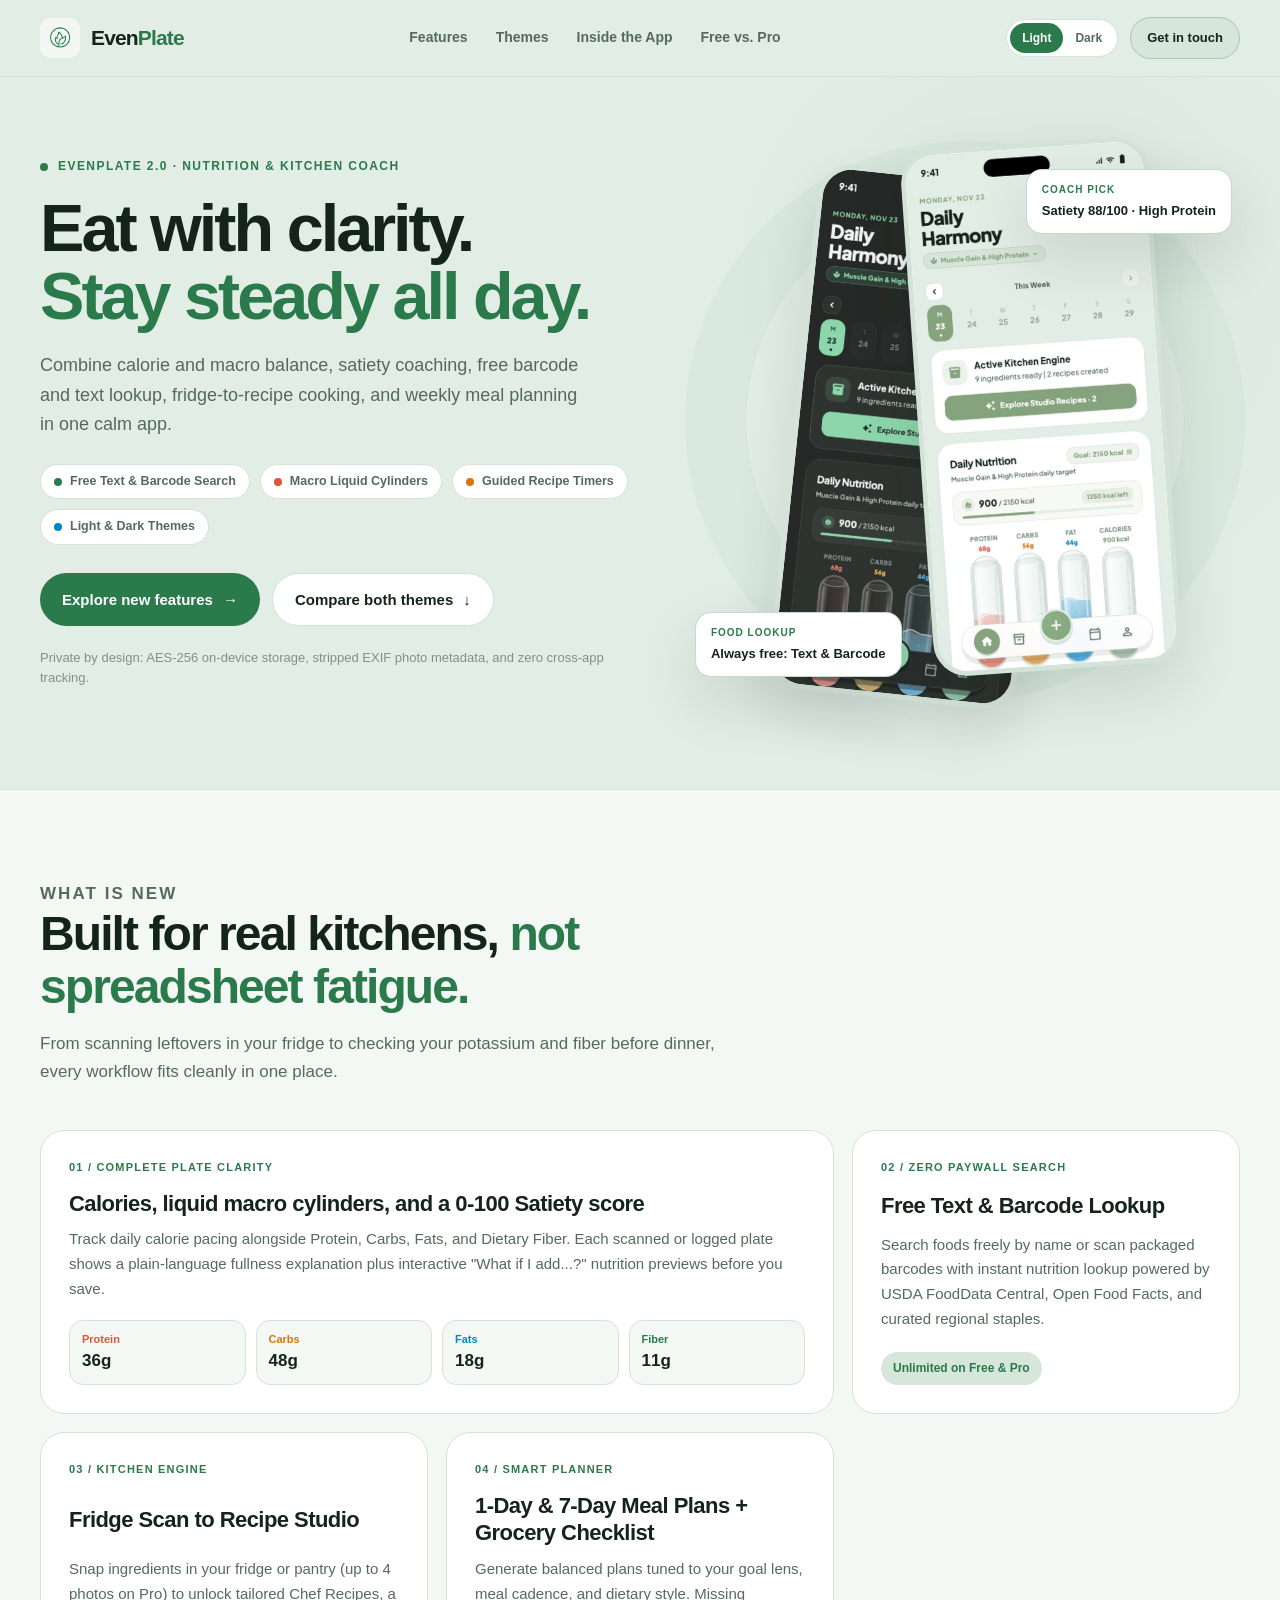
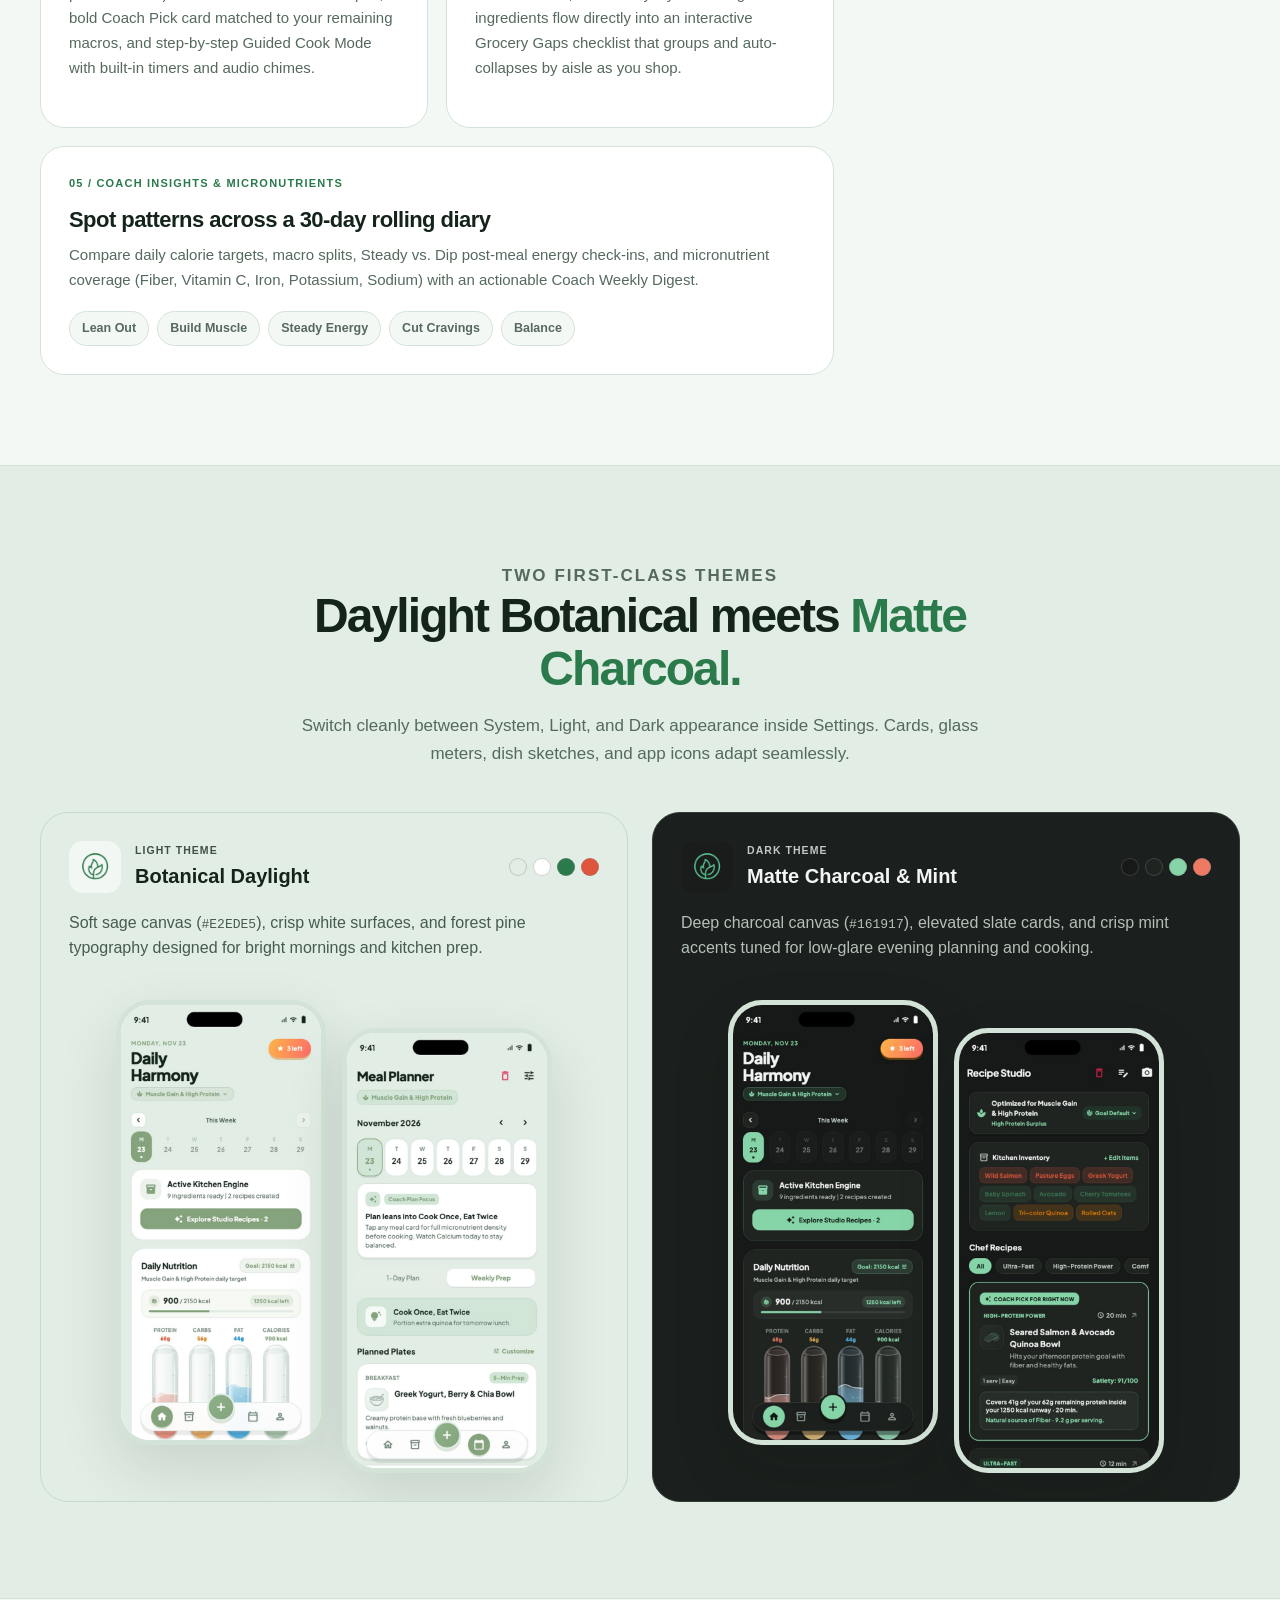
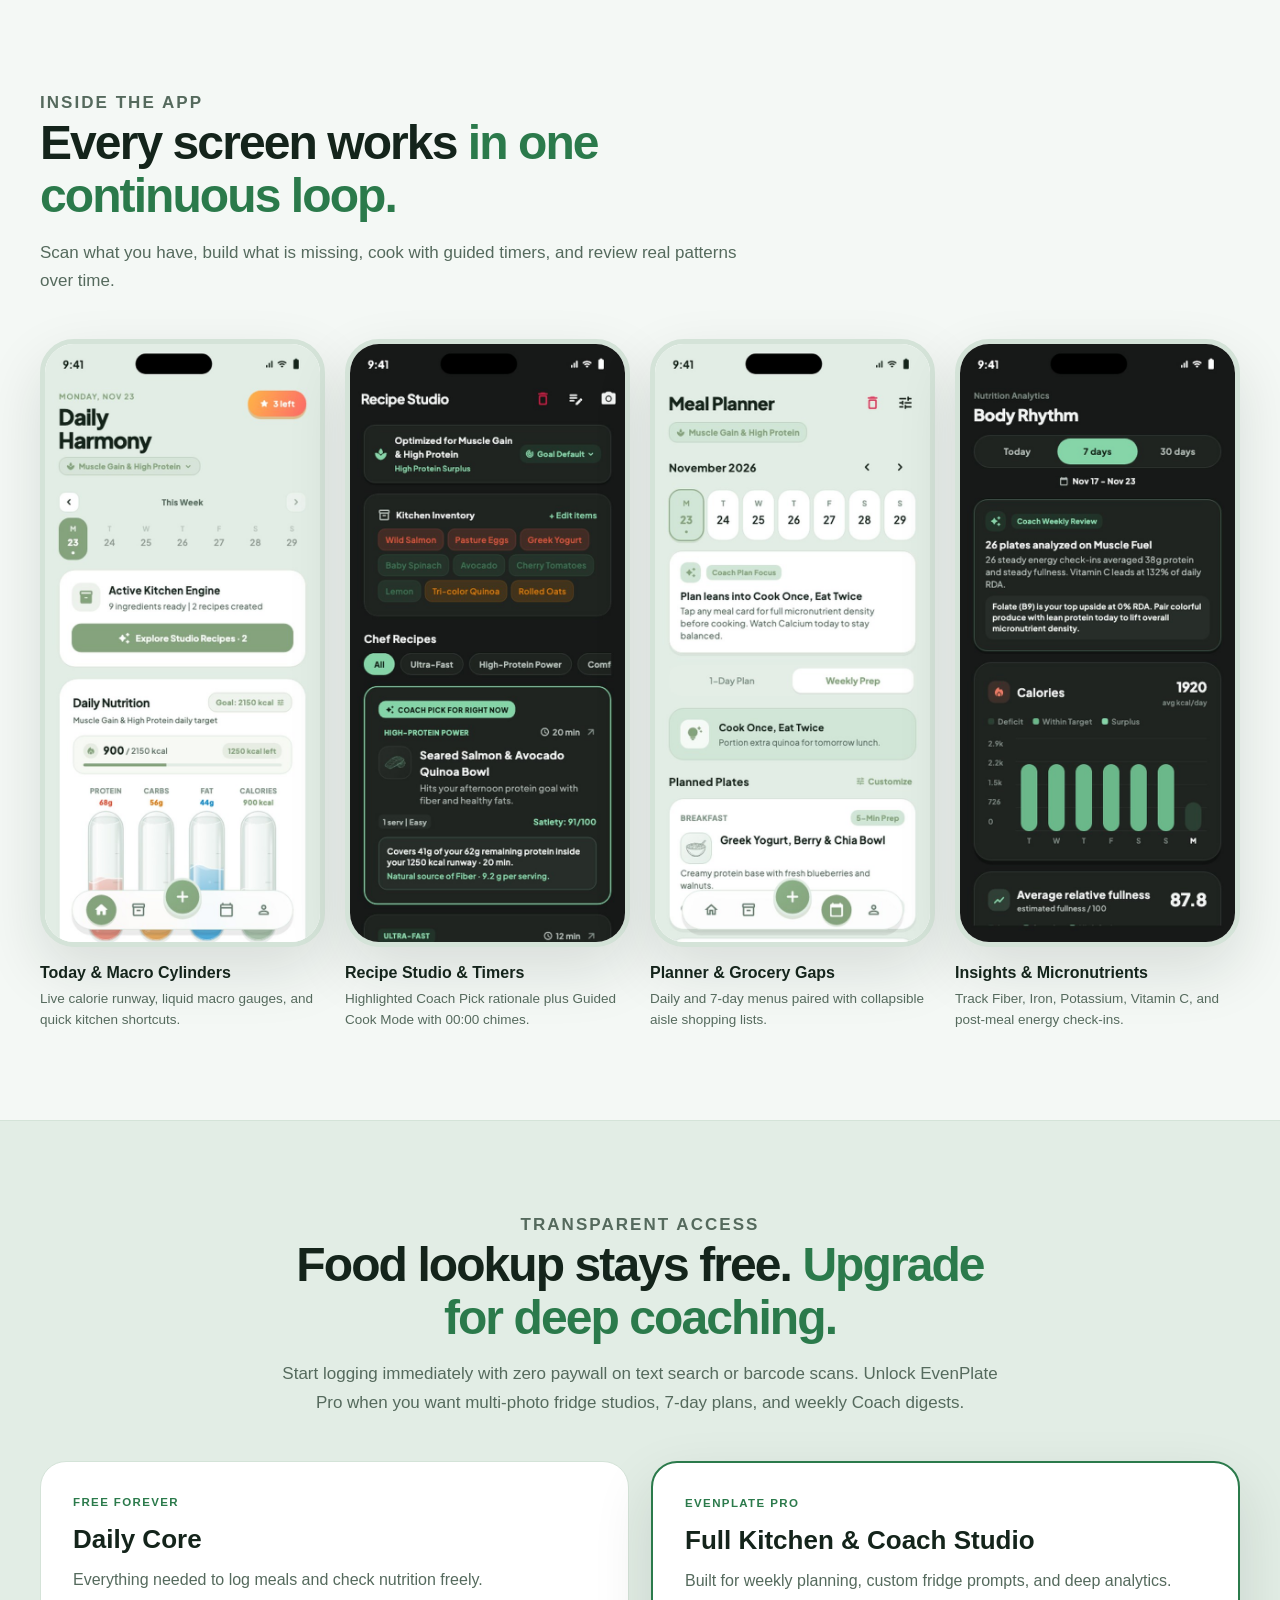
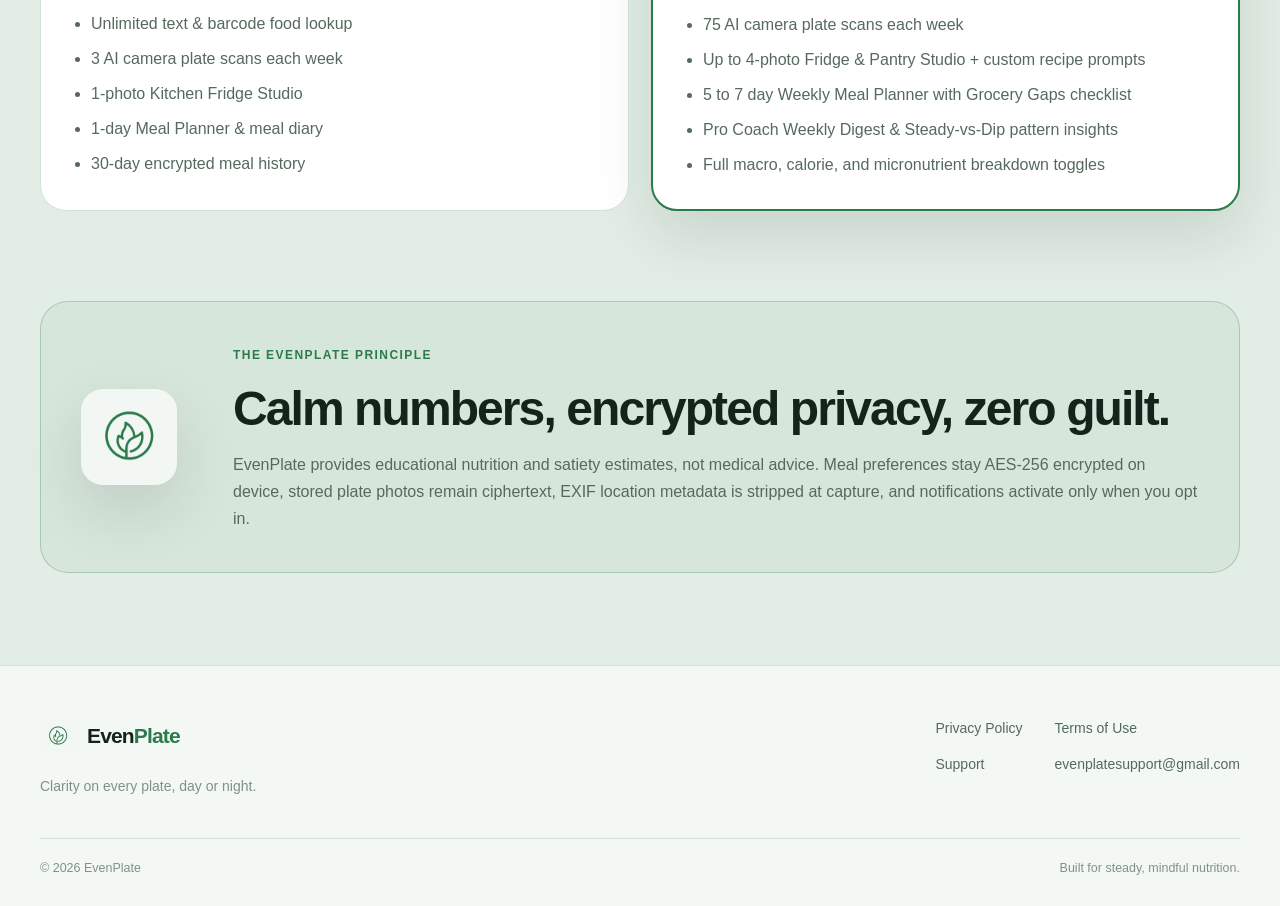
<file: index.html>
<!doctype html>
<html lang="en" data-theme="dark">
<head>
  <meta charset="utf-8">
  <meta name="viewport" content="width=device-width, initial-scale=1">
  <meta name="theme-color" content="#161917" id="theme-color-meta">
  <meta name="description" content="EvenPlate brings calories, macros, micronutrients, satiety coaching, free barcode and text food lookup, fridge-to-recipe cooking, and smart meal planning together in Light Botanical and Matte Charcoal themes.">
  <meta property="og:type" content="website">
  <meta property="og:title" content="EvenPlate | Smart Nutrition, Satiety &amp; Kitchen Studio">
  <meta property="og:description" content="Scan plates and fridges, search food and barcodes free forever, cook with guided timers, and track macros and micronutrients in Light or Dark mode.">
  <meta property="og:image" content="https://evenplateapp.xyz/media/evenplate-mark-dark.png">
  <link rel="canonical" href="https://evenplateapp.xyz/">
  <link rel="icon" type="image/png" href="/media/evenplate-mark-dark.png">
  <link rel="stylesheet" href="/home.css">
  <script defer src="/site.js"></script>
  <title>EvenPlate | Smart Nutrition, Satiety &amp; Kitchen Studio</title>
</head>
<body>
  <a class="skip-link" href="#main">Skip to content</a>

  <header class="site-header">
    <div class="shell header-inner">
      <a class="brand" href="/" aria-label="EvenPlate home">
        <span class="brand-emblem" aria-hidden="true">
          <img class="brand-img-dark" src="/media/evenplate-mark-dark.png" alt="" width="40" height="40">
          <img class="brand-img-light" src="/media/evenplate-mark-light.png" alt="" width="40" height="40">
        </span>
        <span class="brand-word">Even<span class="brand-accent">Plate</span></span>
      </a>

      <nav class="header-nav" aria-label="Main navigation">
        <a href="#features">Features</a>
        <a href="#themes">Themes</a>
        <a href="#workflow">Inside the App</a>
        <a href="#plans">Free vs. Pro</a>
      </nav>

      <div class="header-controls">
        <div class="theme-switch" role="group" aria-label="Site color theme">
          <button type="button" class="theme-btn" data-set-theme="light" aria-pressed="false">Light</button>
          <button type="button" class="theme-btn is-active" data-set-theme="dark" aria-pressed="true">Dark</button>
        </div>
        <a class="nav-cta" href="mailto:evenplatesupport@gmail.com">Get in touch</a>
      </div>
    </div>
  </header>

  <main id="main">
    <section class="hero" aria-labelledby="hero-title">
      <div class="hero-glow" aria-hidden="true"></div>
      <div class="shell hero-grid">
        <div class="hero-copy">
          <p class="eyebrow"><span class="eyebrow-dot"></span> EvenPlate 2.0 &middot; Nutrition &amp; Kitchen Coach</p>
          <h1 id="hero-title">Eat with clarity.<br><span class="headline-accent">Stay steady all day.</span></h1>
          <p class="hero-intro">
            Combine calorie and macro balance, satiety coaching, free barcode and text lookup, fridge-to-recipe cooking, and weekly meal planning in one calm app.
          </p>

          <div class="hero-pills" aria-label="Core capabilities">
            <span class="pill"><span class="pill-dot dot-produce"></span> Free Text &amp; Barcode Search</span>
            <span class="pill"><span class="pill-dot dot-protein"></span> Macro Liquid Cylinders</span>
            <span class="pill"><span class="pill-dot dot-carbs"></span> Guided Recipe Timers</span>
            <span class="pill"><span class="pill-dot dot-fat"></span> Light &amp; Dark Themes</span>
          </div>

          <div class="hero-actions">
            <a class="button button-primary" href="#features">Explore new features <span aria-hidden="true">&#8594;</span></a>
            <a class="button button-secondary" href="#themes">Compare both themes <span aria-hidden="true">&#8595;</span></a>
          </div>
          <p class="hero-note">Private by design: AES-256 on-device storage, stripped EXIF photo metadata, and zero cross-app tracking.</p>
        </div>

        <div class="hero-stage" aria-label="EvenPlate app previews in Light and Dark themes">
          <div class="stage-ring" aria-hidden="true"></div>
          <div class="device-frame device-back">
            <img src="/media/today-dark.jpg" alt="EvenPlate Daily Nutrition screen in Matte Charcoal Dark mode" width="600" height="1304">
          </div>
          <div class="device-frame device-front">
            <img src="/media/today-light.jpg" alt="EvenPlate Daily Nutrition screen with calorie meter and liquid macro cylinders in Light Botanical mode" width="600" height="1304" fetchpriority="high">
          </div>
          <div class="floating-chip chip-top" aria-hidden="true">
            <span class="chip-label">COACH PICK</span>
            <strong>Satiety 88/100 &middot; High Protein</strong>
          </div>
          <div class="floating-chip chip-bottom" aria-hidden="true">
            <span class="chip-label">FOOD LOOKUP</span>
            <strong>Always free: Text &amp; Barcode</strong>
          </div>
        </div>
      </div>
    </section>

    <section class="bento-section" id="features" aria-labelledby="features-title">
      <div class="shell">
        <div class="section-header">
          <p class="eyebrow">WHAT IS NEW</p>
          <h2 id="features-title">Built for real kitchens, <span class="headline-accent">not spreadsheet fatigue.</span></h2>
          <p>From scanning leftovers in your fridge to checking your potassium and fiber before dinner, every workflow fits cleanly in one place.</p>
        </div>

        <div class="bento-grid">
          <article class="bento-card bento-wide">
            <div class="bento-meta">01 / COMPLETE PLATE CLARITY</div>
            <h3>Calories, liquid macro cylinders, and a 0-100 Satiety score</h3>
            <p>Track daily calorie pacing alongside Protein, Carbs, Fats, and Dietary Fiber. Each scanned or logged plate shows a plain-language fullness explanation plus interactive "What if I add...?" nutrition previews before you save.</p>
            <div class="macro-strip" aria-hidden="true">
              <div class="macro-chip macro-p"><span class="macro-tag">Protein</span><strong>36g</strong></div>
              <div class="macro-chip macro-c"><span class="macro-tag">Carbs</span><strong>48g</strong></div>
              <div class="macro-chip macro-f"><span class="macro-tag">Fats</span><strong>18g</strong></div>
              <div class="macro-chip macro-v"><span class="macro-tag">Fiber</span><strong>11g</strong></div>
            </div>
          </article>

          <article class="bento-card">
            <div class="bento-meta">02 / ZERO PAYWALL SEARCH</div>
            <h3>Free Text &amp; Barcode Lookup</h3>
            <p>Search foods freely by name or scan packaged barcodes with instant nutrition lookup powered by USDA FoodData Central, Open Food Facts, and curated regional staples.</p>
            <span class="card-badge">Unlimited on Free &amp; Pro</span>
          </article>

          <article class="bento-card">
            <div class="bento-meta">03 / KITCHEN ENGINE</div>
            <h3>Fridge Scan to Recipe Studio</h3>
            <p>Snap ingredients in your fridge or pantry (up to 4 photos on Pro) to unlock tailored Chef Recipes, a bold Coach Pick card matched to your remaining macros, and step-by-step Guided Cook Mode with built-in timers and audio chimes.</p>
          </article>

          <article class="bento-card">
            <div class="bento-meta">04 / SMART PLANNER</div>
            <h3>1-Day &amp; 7-Day Meal Plans + Grocery Checklist</h3>
            <p>Generate balanced plans tuned to your goal lens, meal cadence, and dietary style. Missing ingredients flow directly into an interactive Grocery Gaps checklist that groups and auto-collapses by aisle as you shop.</p>
          </article>

          <article class="bento-card bento-wide">
            <div class="bento-meta">05 / COACH INSIGHTS &amp; MICRONUTRIENTS</div>
            <h3>Spot patterns across a 30-day rolling diary</h3>
            <p>Compare daily calorie targets, macro splits, Steady vs. Dip post-meal energy check-ins, and micronutrient coverage (Fiber, Vitamin C, Iron, Potassium, Sodium) with an actionable Coach Weekly Digest.</p>
            <div class="goal-pills" aria-hidden="true">
              <span>Lean Out</span>
              <span>Build Muscle</span>
              <span>Steady Energy</span>
              <span>Cut Cravings</span>
              <span>Balance</span>
            </div>
          </article>
        </div>
      </div>
    </section>

    <section class="themes-section" id="themes" aria-labelledby="themes-title">
      <div class="shell">
        <div class="section-header centered">
          <p class="eyebrow">TWO FIRST-CLASS THEMES</p>
          <h2 id="themes-title">Daylight Botanical meets <span class="headline-accent">Matte Charcoal.</span></h2>
          <p>Switch cleanly between System, Light, and Dark appearance inside Settings. Cards, glass meters, dish sketches, and app icons adapt seamlessly.</p>
        </div>

        <div class="theme-compare-grid">
          <article class="theme-showcase-card showcase-light">
            <div class="showcase-head">
              <img src="/media/evenplate-mark-light.png" alt="EvenPlate Light theme icon" width="52" height="52">
              <div>
                <span class="theme-tag">LIGHT THEME</span>
                <h3>Botanical Daylight</h3>
              </div>
              <div class="swatch-row" aria-label="Light theme colors">
                <span style="background:#E2EDE5" title="#E2EDE5 Canvas"></span>
                <span style="background:#FFFFFF" title="#FFFFFF Card"></span>
                <span style="background:#2B7A4B" title="#2B7A4B Botanical Green"></span>
                <span style="background:#DE553B" title="#DE553B Terracotta"></span>
              </div>
            </div>
            <p>Soft sage canvas (<code>#E2EDE5</code>), crisp white surfaces, and forest pine typography designed for bright mornings and kitchen prep.</p>
            <div class="showcase-device-wrap">
              <div class="device-frame">
                <img src="/media/today-light.jpg" alt="EvenPlate Light Botanical Today screen" width="600" height="1304" loading="lazy">
              </div>
              <div class="device-frame secondary">
                <img src="/media/planner-light.jpg" alt="EvenPlate Light Botanical Planner and Grocery Checklist screen" width="600" height="1304" loading="lazy">
              </div>
            </div>
          </article>

          <article class="theme-showcase-card showcase-dark">
            <div class="showcase-head">
              <img src="/media/evenplate-mark-dark.png" alt="EvenPlate Dark theme icon" width="52" height="52">
              <div>
                <span class="theme-tag">DARK THEME</span>
                <h3>Matte Charcoal &amp; Mint</h3>
              </div>
              <div class="swatch-row" aria-label="Dark theme colors">
                <span style="background:#161917" title="#161917 Canvas"></span>
                <span style="background:#202421" title="#202421 Card"></span>
                <span style="background:#86D5A8" title="#86D5A8 Mint Accent"></span>
                <span style="background:#EF7A64" title="#EF7A64 Coral"></span>
              </div>
            </div>
            <p>Deep charcoal canvas (<code>#161917</code>), elevated slate cards, and crisp mint accents tuned for low-glare evening planning and cooking.</p>
            <div class="showcase-device-wrap">
              <div class="device-frame">
                <img src="/media/today-dark.jpg" alt="EvenPlate Matte Charcoal Today screen" width="600" height="1304" loading="lazy">
              </div>
              <div class="device-frame secondary">
                <img src="/media/studio-dark.jpg" alt="EvenPlate Matte Charcoal Recipe Studio screen" width="600" height="1304" loading="lazy">
              </div>
            </div>
          </article>
        </div>
      </div>
    </section>

    <section class="gallery-section" id="workflow" aria-labelledby="workflow-title">
      <div class="shell">
        <div class="section-header">
          <p class="eyebrow">INSIDE THE APP</p>
          <h2 id="workflow-title">Every screen works <span class="headline-accent">in one continuous loop.</span></h2>
          <p>Scan what you have, build what is missing, cook with guided timers, and review real patterns over time.</p>
        </div>

        <div class="screen-strip">
          <figure class="screen-item">
            <div class="device-frame"><img src="/media/today-light.jpg" alt="Daily Nutrition card with calorie meter and macro cylinders" width="600" height="1304" loading="lazy"></div>
            <figcaption>
              <strong>Today &amp; Macro Cylinders</strong>
              <span>Live calorie runway, liquid macro gauges, and quick kitchen shortcuts.</span>
            </figcaption>
          </figure>
          <figure class="screen-item">
            <div class="device-frame"><img src="/media/studio-dark.jpg" alt="Recipe Studio with highlighted Coach Pick card" width="600" height="1304" loading="lazy"></div>
            <figcaption>
              <strong>Recipe Studio &amp; Timers</strong>
              <span>Highlighted Coach Pick rationale plus Guided Cook Mode with 00:00 chimes.</span>
            </figcaption>
          </figure>
          <figure class="screen-item">
            <div class="device-frame"><img src="/media/planner-light.jpg" alt="Meal Planner and collapsible Grocery Gaps checklist" width="600" height="1304" loading="lazy"></div>
            <figcaption>
              <strong>Planner &amp; Grocery Gaps</strong>
              <span>Daily and 7-day menus paired with collapsible aisle shopping lists.</span>
            </figcaption>
          </figure>
          <figure class="screen-item">
            <div class="device-frame"><img src="/media/insights-dark.jpg" alt="Coach Insights micronutrient bars and weekly trends" width="600" height="1304" loading="lazy"></div>
            <figcaption>
              <strong>Insights &amp; Micronutrients</strong>
              <span>Track Fiber, Iron, Potassium, Vitamin C, and post-meal energy check-ins.</span>
            </figcaption>
          </figure>
        </div>
      </div>
    </section>

    <section class="plans-section" id="plans" aria-labelledby="plans-title">
      <div class="shell">
        <div class="section-header centered">
          <p class="eyebrow">TRANSPARENT ACCESS</p>
          <h2 id="plans-title">Food lookup stays free. <span class="headline-accent">Upgrade for deep coaching.</span></h2>
          <p>Start logging immediately with zero paywall on text search or barcode scans. Unlock EvenPlate Pro when you want multi-photo fridge studios, 7-day plans, and weekly Coach digests.</p>
        </div>

        <div class="plans-grid">
          <article class="plan-card">
            <div class="plan-tier">FREE FOREVER</div>
            <h3>Daily Core</h3>
            <p class="plan-desc">Everything needed to log meals and check nutrition freely.</p>
            <ul>
              <li>Unlimited text &amp; barcode food lookup</li>
              <li>3 AI camera plate scans each week</li>
              <li>1-photo Kitchen Fridge Studio</li>
              <li>1-day Meal Planner &amp; meal diary</li>
              <li>30-day encrypted meal history</li>
            </ul>
          </article>

          <article class="plan-card plan-pro">
            <div class="plan-tier">EVENPLATE PRO</div>
            <h3>Full Kitchen &amp; Coach Studio</h3>
            <p class="plan-desc">Built for weekly planning, custom fridge prompts, and deep analytics.</p>
            <ul>
              <li>75 AI camera plate scans each week</li>
              <li>Up to 4-photo Fridge &amp; Pantry Studio + custom recipe prompts</li>
              <li>5 to 7 day Weekly Meal Planner with Grocery Gaps checklist</li>
              <li>Pro Coach Weekly Digest &amp; Steady-vs-Dip pattern insights</li>
              <li>Full macro, calorie, and micronutrient breakdown toggles</li>
            </ul>
          </article>
        </div>
      </div>
    </section>

    <section class="trust-section" aria-labelledby="trust-title">
      <div class="shell trust-card">
        <div class="trust-marks">
          <img class="brand-img-dark" src="/media/evenplate-mark-dark.png" alt="EvenPlate Dark emblem" width="96" height="96" loading="lazy">
          <img class="brand-img-light" src="/media/evenplate-mark-light.png" alt="EvenPlate Light emblem" width="96" height="96" loading="lazy">
        </div>
        <div>
          <p class="eyebrow">THE EVENPLATE PRINCIPLE</p>
          <h2 id="trust-title">Calm numbers, encrypted privacy, zero guilt.</h2>
          <p>EvenPlate provides educational nutrition and satiety estimates, not medical advice. Meal preferences stay AES-256 encrypted on device, stored plate photos remain ciphertext, EXIF location metadata is stripped at capture, and notifications activate only when you opt in.</p>
        </div>
      </div>
    </section>
  </main>

  <footer class="site-footer">
    <div class="shell footer-main">
      <div>
        <a class="brand" href="/">
          <span class="brand-emblem" aria-hidden="true">
            <img class="brand-img-dark" src="/media/evenplate-mark-dark.png" alt="" width="36" height="36">
            <img class="brand-img-light" src="/media/evenplate-mark-light.png" alt="" width="36" height="36">
          </span>
          <span class="brand-word">Even<span class="brand-accent">Plate</span></span>
        </a>
        <p class="footer-tagline">Clarity on every plate, day or night.</p>
      </div>
      <nav aria-label="Footer navigation">
        <a href="/privacy/">Privacy Policy</a>
        <a href="/terms/">Terms of Use</a>
        <a href="/support/">Support</a>
        <a href="mailto:evenplatesupport@gmail.com">evenplatesupport@gmail.com</a>
      </nav>
    </div>
    <div class="shell footer-bottom">
      <span>&copy; 2026 EvenPlate</span>
      <span>Built for steady, mindful nutrition.</span>
    </div>
  </footer>
</body>
</html>
</file>
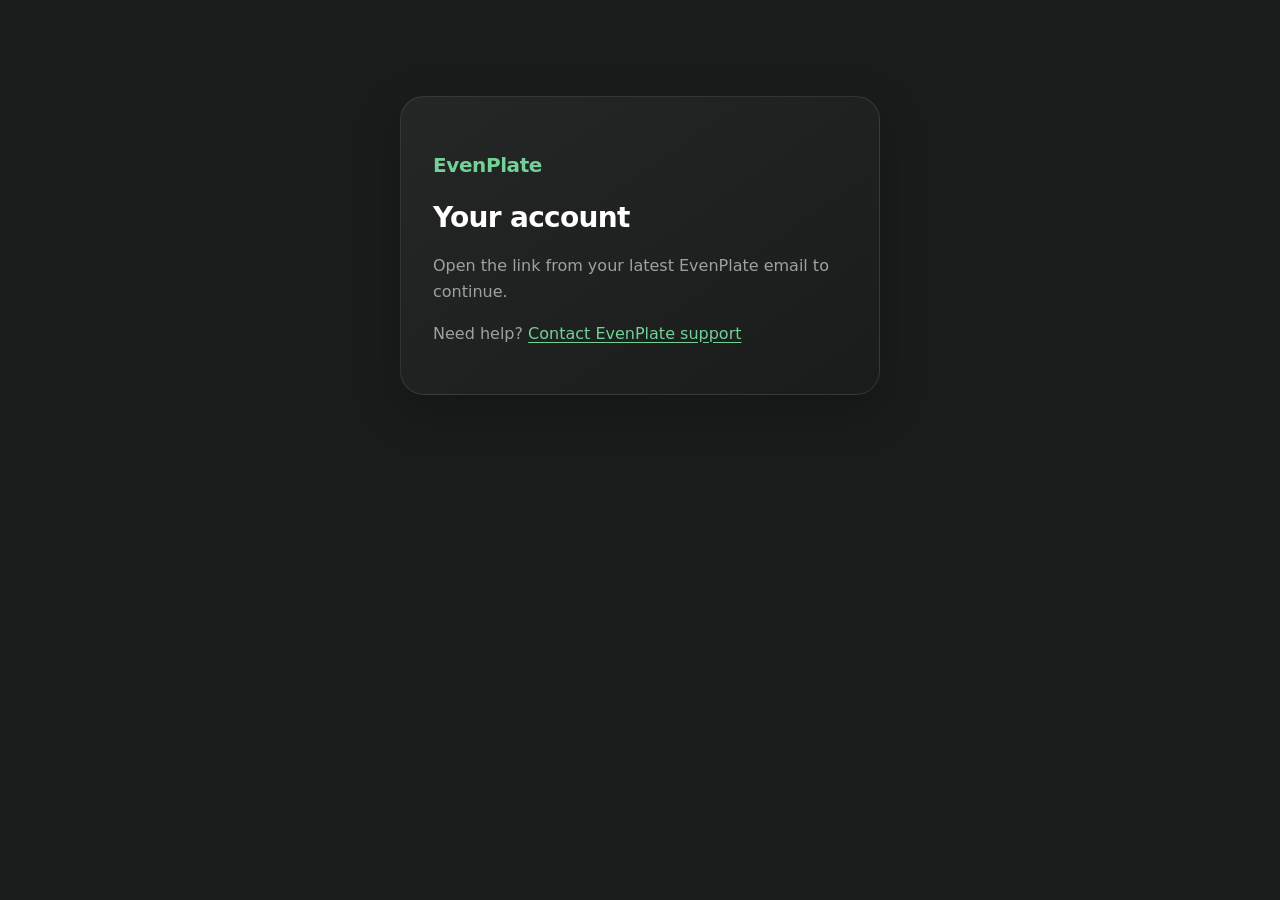
<file: auth/index.html>
<!doctype html>
<html lang="en"><head>
<meta charset="utf-8"><meta name="referrer" content="no-referrer">
<meta name="viewport" content="width=device-width, initial-scale=1">
<meta http-equiv="Content-Security-Policy" content="default-src 'none'; script-src 'self'; style-src 'self'; connect-src https://dioynjwmaehzpsctlioj.supabase.co; base-uri 'none'; form-action 'none'">
<title>EvenPlate account</title><link rel="stylesheet" href="style.css">
<script type="module" src="page.mjs"></script></head>
<body><main><p class="brand">EvenPlate</p><h1 id="title">Your account</h1>
<p id="message" role="status" aria-live="polite">Open the link from your latest EvenPlate email to continue.</p>
<div id="actions" hidden><button id="browser">Continue in this browser</button>
<a id="native" hidden>Open EvenPlate on this phone</a>
<p>You can confirm your email or reset your password here, then sign in to the app.</p></div>
<form id="password-form" hidden><label for="password">New password</label>
<input id="password" type="password" autocomplete="new-password" required>
<p>10+ characters, with upper and lowercase, a number, and a symbol.</p>
<label for="confirmation">Confirm new password</label><input id="confirmation" type="password" autocomplete="new-password" required>
<button id="save" type="submit">Save password</button></form>
<p>Need help? <a href="mailto:evenplatesupport@gmail.com">Contact EvenPlate support</a></p>
</main></body></html>
</file>
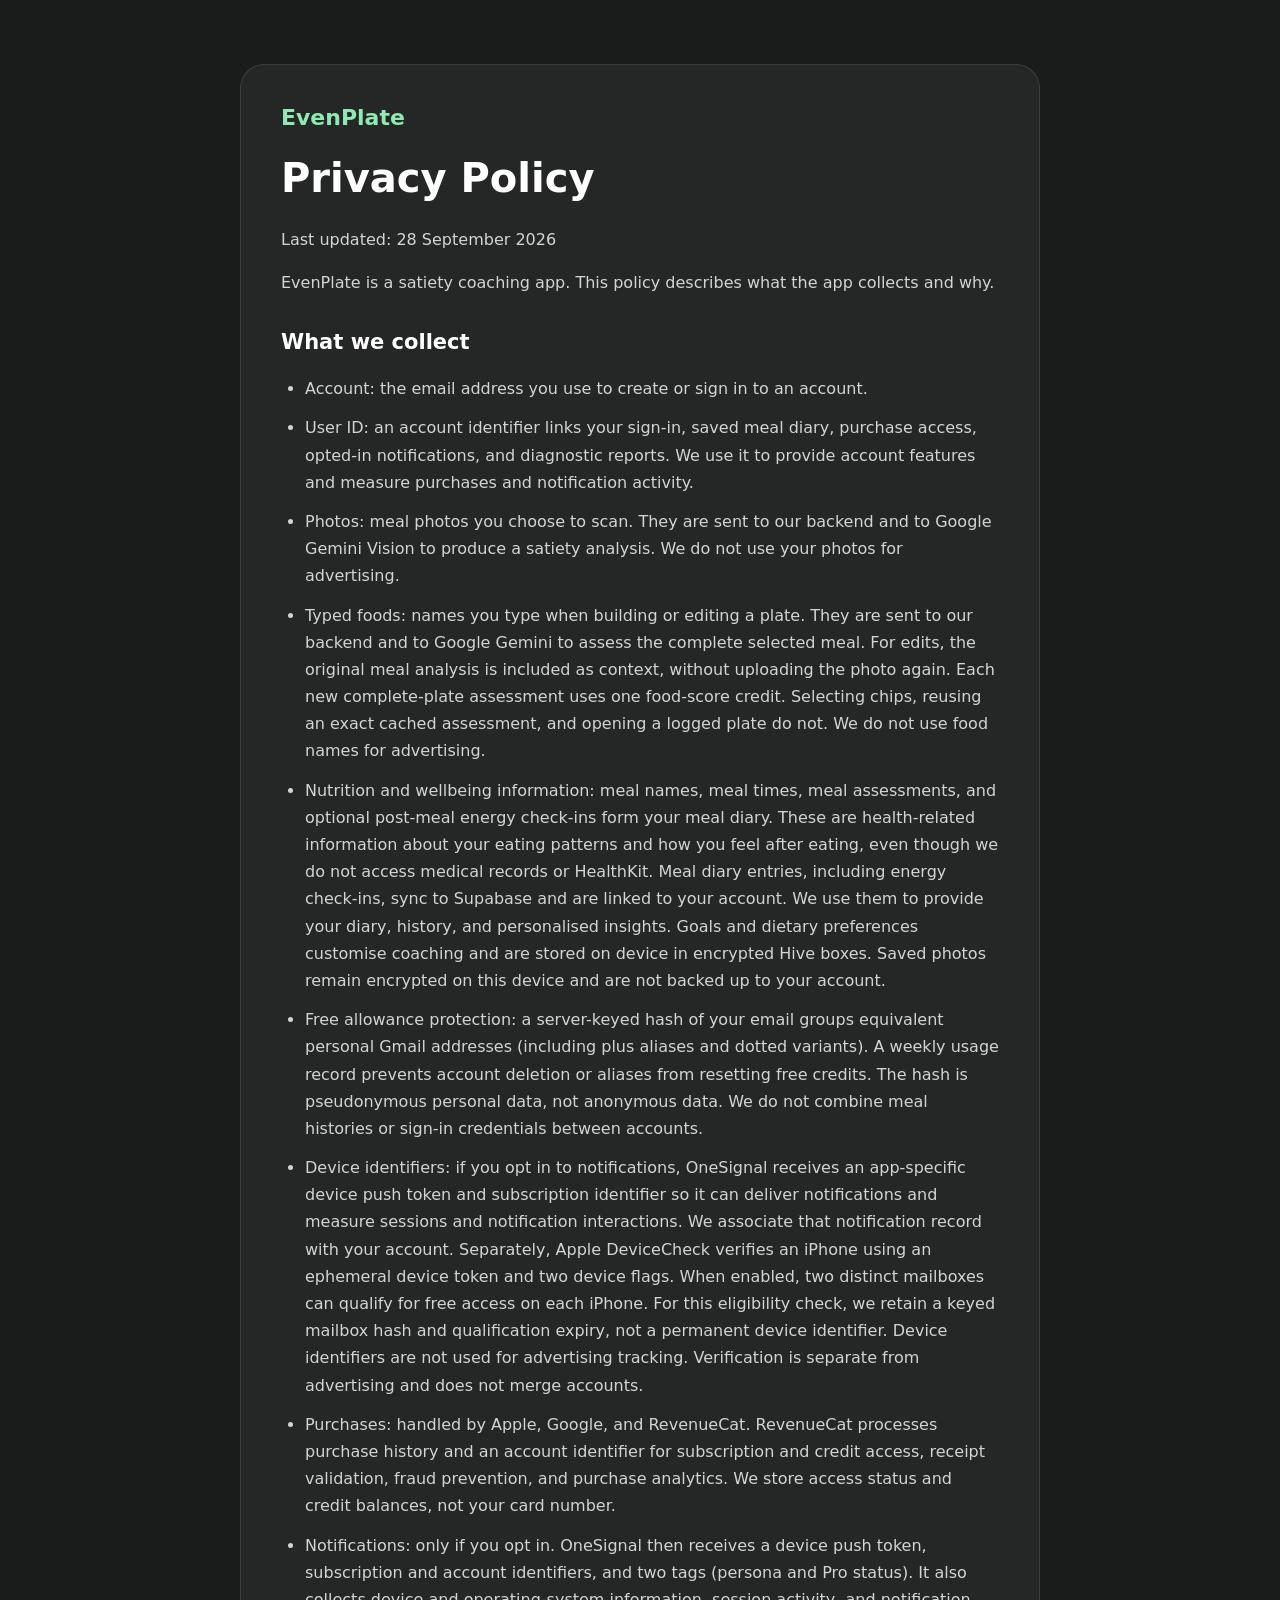
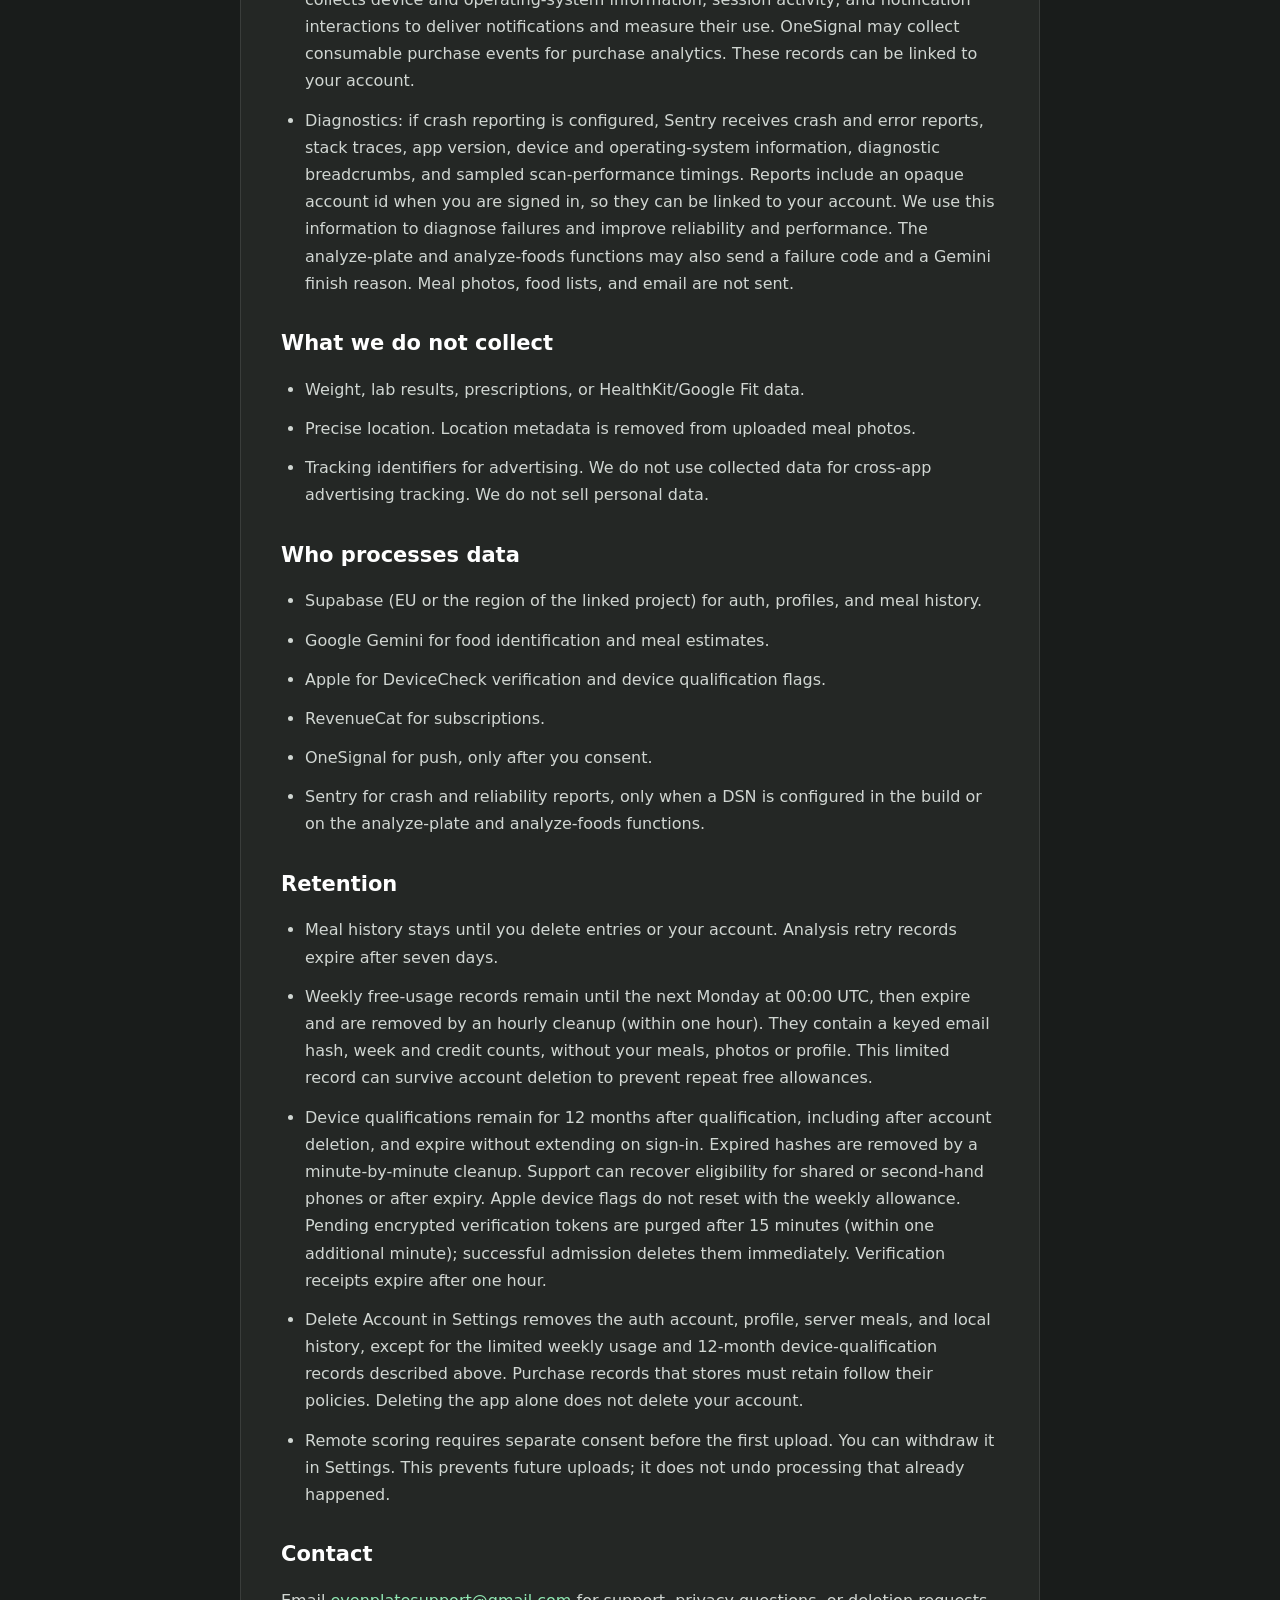
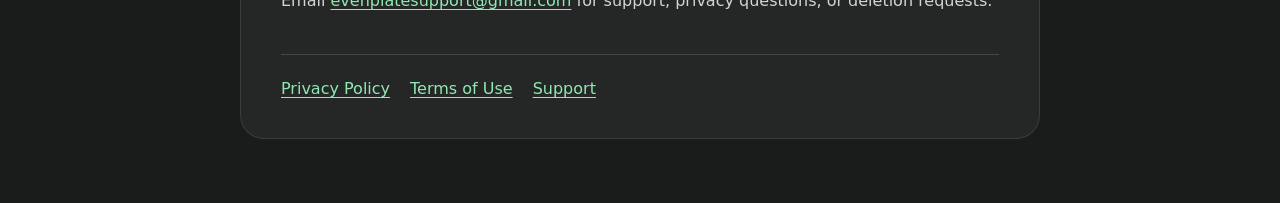
<file: privacy/index.html>
<!doctype html>
<html lang="en">
<head>
<meta charset="utf-8">
<meta name="viewport" content="width=device-width, initial-scale=1">
<meta name="description" content="EvenPlate privacy policy and contact information.">
<title>Privacy Policy | EvenPlate</title>
<link rel="canonical" href="https://evenplateapp.xyz/privacy/">
<link rel="stylesheet" href="/legal.css">
</head>
<body>
<main>
<a class="brand" href="/">EvenPlate</a>
<h1>Privacy Policy</h1>
<p>Last updated: 28 September 2026</p>
<p>EvenPlate is a satiety coaching app. This policy describes what the app collects and why.</p>
<h2>What we collect</h2>
<ul><li>Account: the email address you use to create or sign in to an account.</li><li>User ID: an account identifier links your sign-in, saved meal diary, purchase access, opted-in notifications, and diagnostic reports. We use it to provide account features and measure purchases and notification activity.</li><li>Photos: meal photos you choose to scan. They are sent to our backend and to Google Gemini Vision to produce a satiety analysis. We do not use your photos for advertising.</li><li>Typed foods: names you type when building or editing a plate. They are sent to our backend and to Google Gemini to assess the complete selected meal. For edits, the original meal analysis is included as context, without uploading the photo again. Each new complete-plate assessment uses one food-score credit. Selecting chips, reusing an exact cached assessment, and opening a logged plate do not. We do not use food names for advertising.</li><li>Nutrition and wellbeing information: meal names, meal times, meal assessments, and optional post-meal energy check-ins form your meal diary. These are health-related information about your eating patterns and how you feel after eating, even though we do not access medical records or HealthKit. Meal diary entries, including energy check-ins, sync to Supabase and are linked to your account. We use them to provide your diary, history, and personalised insights. Goals and dietary preferences customise coaching and are stored on device in encrypted Hive boxes. Saved photos remain encrypted on this device and are not backed up to your account.</li><li>Free allowance protection: a server-keyed hash of your email groups equivalent personal Gmail addresses (including plus aliases and dotted variants). A weekly usage record prevents account deletion or aliases from resetting free credits. The hash is pseudonymous personal data, not anonymous data. We do not combine meal histories or sign-in credentials between accounts.</li><li>Device identifiers: if you opt in to notifications, OneSignal receives an app-specific device push token and subscription identifier so it can deliver notifications and measure sessions and notification interactions. We associate that notification record with your account. Separately, Apple DeviceCheck verifies an iPhone using an ephemeral device token and two device flags. When enabled, two distinct mailboxes can qualify for free access on each iPhone. For this eligibility check, we retain a keyed mailbox hash and qualification expiry, not a permanent device identifier. Device identifiers are not used for advertising tracking. Verification is separate from advertising and does not merge accounts.</li><li>Purchases: handled by Apple, Google, and RevenueCat. RevenueCat processes purchase history and an account identifier for subscription and credit access, receipt validation, fraud prevention, and purchase analytics. We store access status and credit balances, not your card number.</li><li>Notifications: only if you opt in. OneSignal then receives a device push token, subscription and account identifiers, and two tags (persona and Pro status). It also collects device and operating-system information, session activity, and notification interactions to deliver notifications and measure their use. OneSignal may collect consumable purchase events for purchase analytics. These records can be linked to your account.</li><li>Diagnostics: if crash reporting is configured, Sentry receives crash and error reports, stack traces, app version, device and operating-system information, diagnostic breadcrumbs, and sampled scan-performance timings. Reports include an opaque account id when you are signed in, so they can be linked to your account. We use this information to diagnose failures and improve reliability and performance. The analyze-plate and analyze-foods functions may also send a failure code and a Gemini finish reason. Meal photos, food lists, and email are not sent.</li></ul>
<h2>What we do not collect</h2>
<ul><li>Weight, lab results, prescriptions, or HealthKit/Google Fit data.</li><li>Precise location. Location metadata is removed from uploaded meal photos.</li><li>Tracking identifiers for advertising. We do not use collected data for cross-app advertising tracking. We do not sell personal data.</li></ul>
<h2>Who processes data</h2>
<ul><li>Supabase (EU or the region of the linked project) for auth, profiles, and meal history.</li><li>Google Gemini for food identification and meal estimates.</li><li>Apple for DeviceCheck verification and device qualification flags.</li><li>RevenueCat for subscriptions.</li><li>OneSignal for push, only after you consent.</li><li>Sentry for crash and reliability reports, only when a DSN is configured in the build or on the analyze-plate and analyze-foods functions.</li></ul>
<h2>Retention</h2>
<ul><li>Meal history stays until you delete entries or your account. Analysis retry records expire after seven days.</li><li>Weekly free-usage records remain until the next Monday at 00:00 UTC, then expire and are removed by an hourly cleanup (within one hour). They contain a keyed email hash, week and credit counts, without your meals, photos or profile. This limited record can survive account deletion to prevent repeat free allowances.</li><li>Device qualifications remain for 12 months after qualification, including after account deletion, and expire without extending on sign-in. Expired hashes are removed by a minute-by-minute cleanup. Support can recover eligibility for shared or second-hand phones or after expiry. Apple device flags do not reset with the weekly allowance. Pending encrypted verification tokens are purged after 15 minutes (within one additional minute); successful admission deletes them immediately. Verification receipts expire after one hour.</li><li>Delete Account in Settings removes the auth account, profile, server meals, and local history, except for the limited weekly usage and 12-month device-qualification records described above. Purchase records that stores must retain follow their policies. Deleting the app alone does not delete your account.</li><li>Remote scoring requires separate consent before the first upload. You can withdraw it in Settings. This prevents future uploads; it does not undo processing that already happened.</li></ul>
<h2>Contact</h2>
<p>Email <a href="mailto:evenplatesupport@gmail.com">evenplatesupport@gmail.com</a> for support, privacy questions, or deletion requests.</p>
<nav aria-label="Website"><a href="/privacy/">Privacy Policy</a><a href="/terms/">Terms of Use</a><a href="/support/">Support</a></nav>
</main>
</body>
</html>
</file>
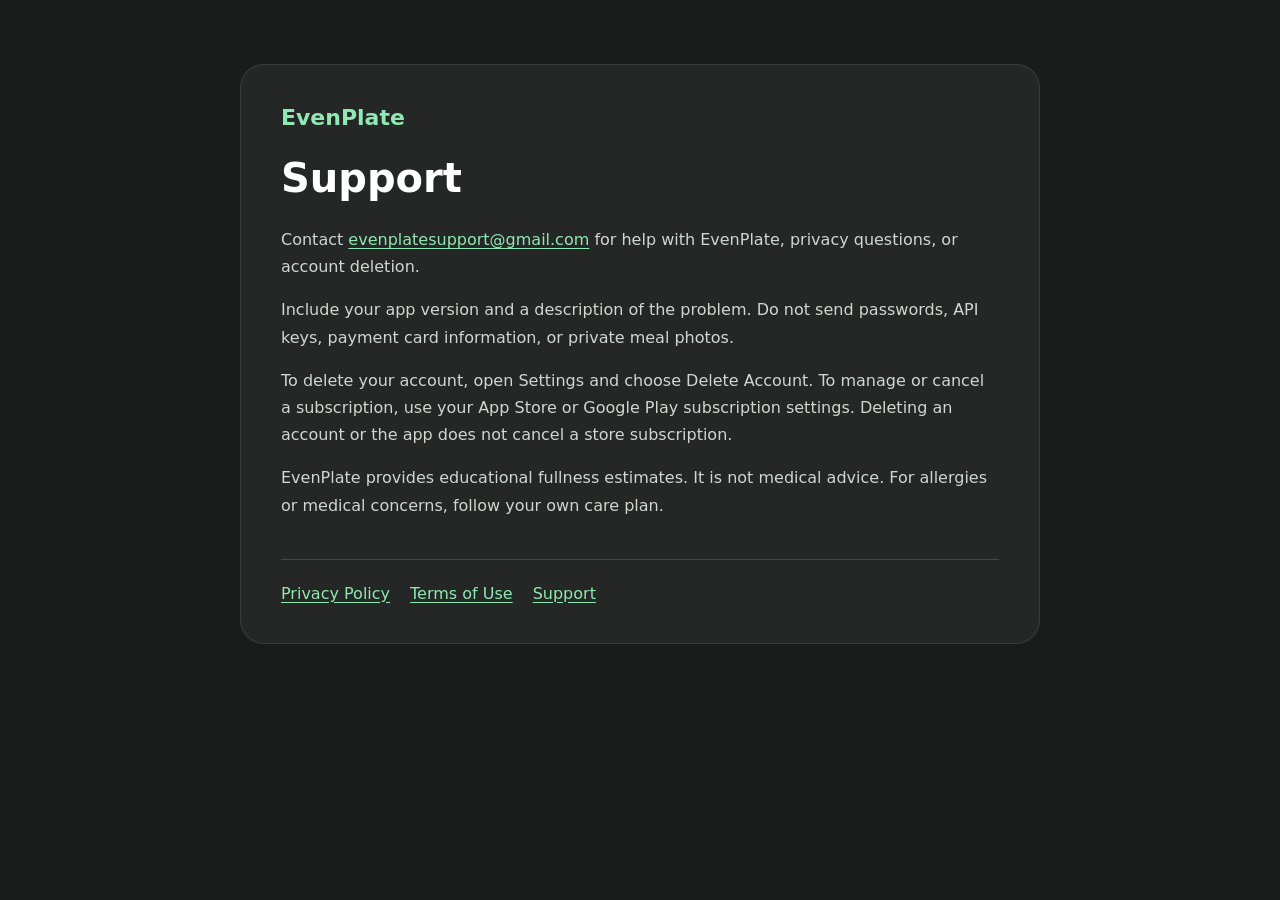
<file: support/index.html>
<!doctype html>
<html lang="en">
<head>
<meta charset="utf-8">
<meta name="viewport" content="width=device-width, initial-scale=1">
<meta name="description" content="EvenPlate support and contact information.">
<title>Support | EvenPlate</title>
<link rel="canonical" href="https://evenplateapp.xyz/support/">
<link rel="stylesheet" href="/legal.css">
</head>
<body>
<main>
<a class="brand" href="/">EvenPlate</a>
<h1>Support</h1>
<p>Contact <a href="mailto:evenplatesupport@gmail.com">evenplatesupport@gmail.com</a> for help with EvenPlate, privacy questions, or account deletion.</p>
<p>Include your app version and a description of the problem. Do not send passwords, API keys, payment card information, or private meal photos.</p>
<p>To delete your account, open Settings and choose Delete Account. To manage or cancel a subscription, use your App Store or Google Play subscription settings. Deleting an account or the app does not cancel a store subscription.</p>
<p>EvenPlate provides educational fullness estimates. It is not medical advice. For allergies or medical concerns, follow your own care plan.</p>
<nav aria-label="Website"><a href="/privacy/">Privacy Policy</a><a href="/terms/">Terms of Use</a><a href="/support/">Support</a></nav>
</main>
</body>
</html>
</file>
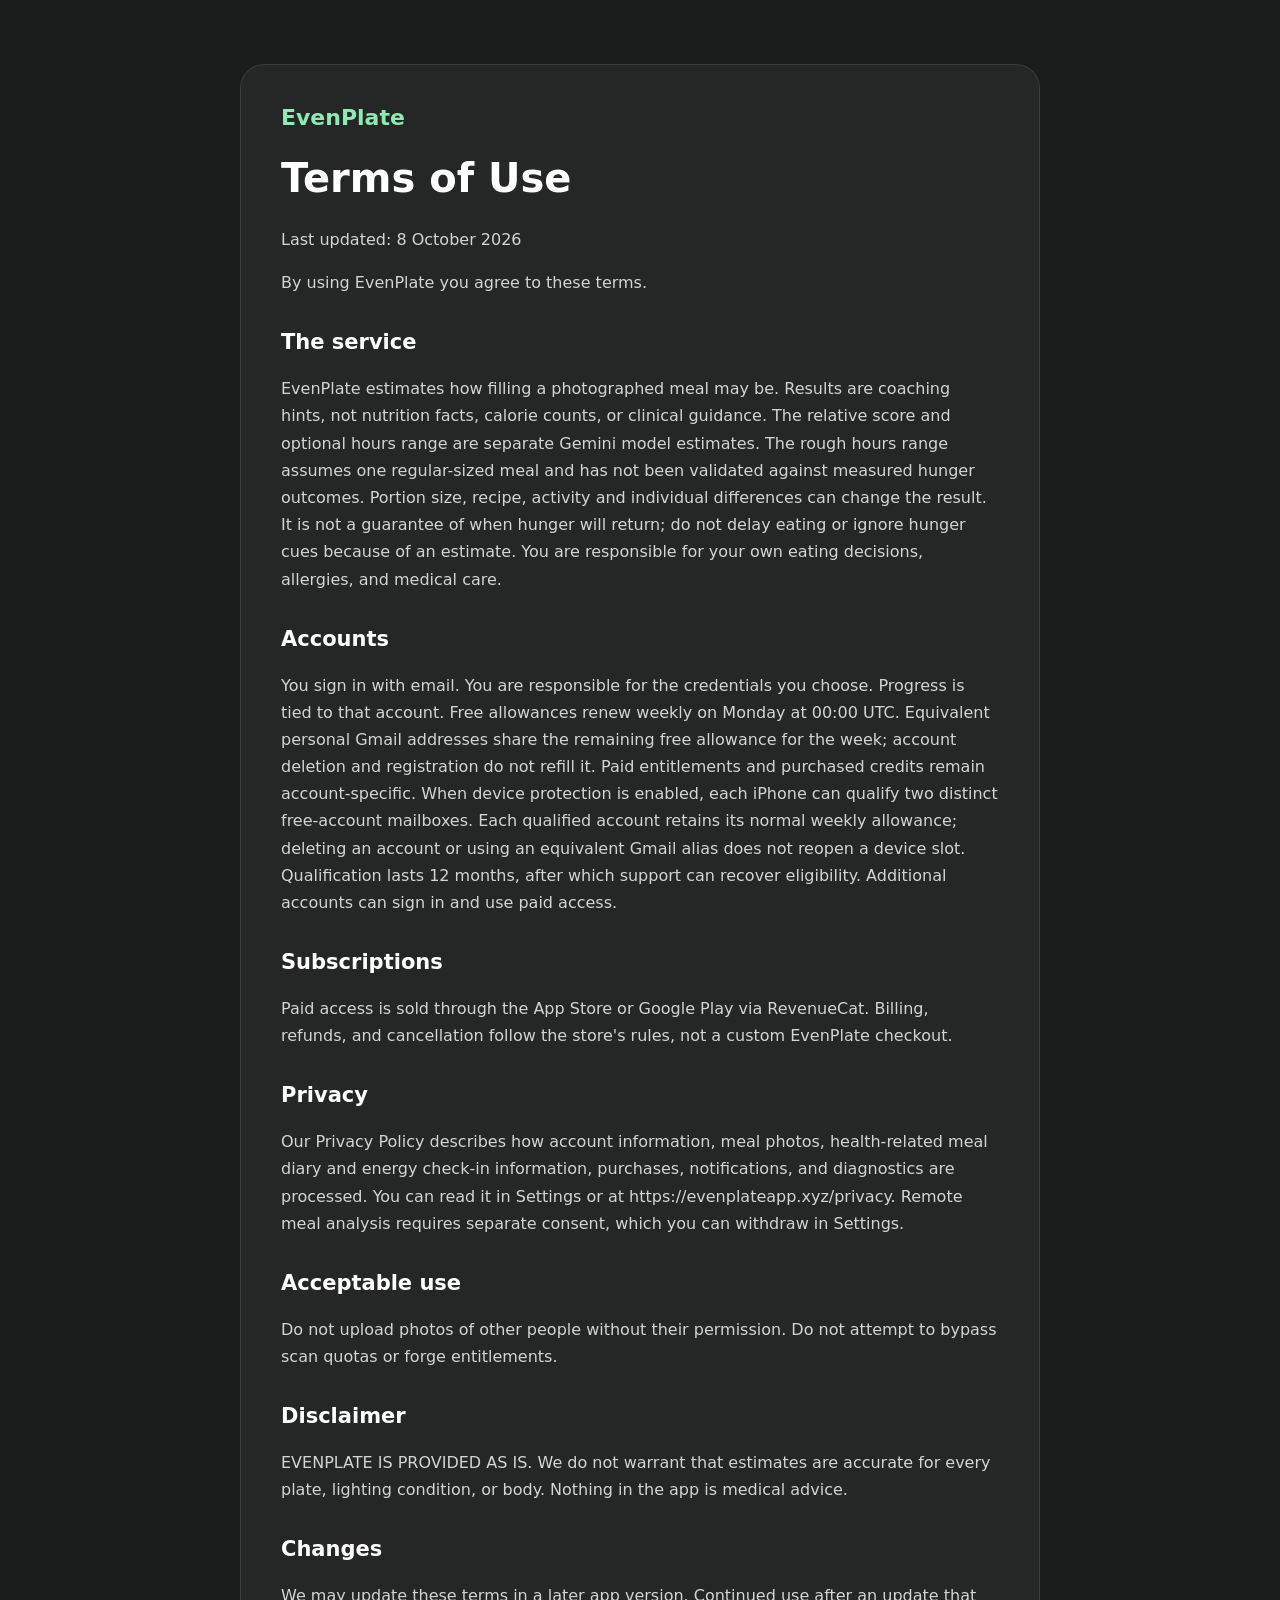
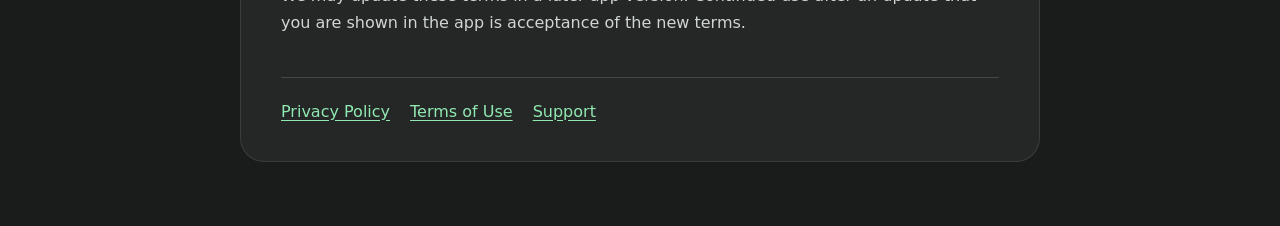
<file: terms/index.html>
<!doctype html>
<html lang="en">
<head>
<meta charset="utf-8">
<meta name="viewport" content="width=device-width, initial-scale=1">
<meta name="description" content="EvenPlate terms of use and contact information.">
<title>Terms of Use | EvenPlate</title>
<link rel="canonical" href="https://evenplateapp.xyz/terms/">
<link rel="stylesheet" href="/legal.css">
</head>
<body>
<main>
<a class="brand" href="/">EvenPlate</a>
<h1>Terms of Use</h1>
<p>Last updated: 8 October 2026</p>
<p>By using EvenPlate you agree to these terms.</p>
<h2>The service</h2>
<p>EvenPlate estimates how filling a photographed meal may be. Results are coaching hints, not nutrition facts, calorie counts, or clinical guidance. The relative score and optional hours range are separate Gemini model estimates. The rough hours range assumes one regular-sized meal and has not been validated against measured hunger outcomes. Portion size, recipe, activity and individual differences can change the result. It is not a guarantee of when hunger will return; do not delay eating or ignore hunger cues because of an estimate. You are responsible for your own eating decisions, allergies, and medical care.</p>
<h2>Accounts</h2>
<p>You sign in with email. You are responsible for the credentials you choose. Progress is tied to that account. Free allowances renew weekly on Monday at 00:00 UTC. Equivalent personal Gmail addresses share the remaining free allowance for the week; account deletion and registration do not refill it. Paid entitlements and purchased credits remain account-specific. When device protection is enabled, each iPhone can qualify two distinct free-account mailboxes. Each qualified account retains its normal weekly allowance; deleting an account or using an equivalent Gmail alias does not reopen a device slot. Qualification lasts 12 months, after which support can recover eligibility. Additional accounts can sign in and use paid access.</p>
<h2>Subscriptions</h2>
<p>Paid access is sold through the App Store or Google Play via RevenueCat. Billing, refunds, and cancellation follow the store&#x27;s rules, not a custom EvenPlate checkout.</p>
<h2>Privacy</h2>
<p>Our Privacy Policy describes how account information, meal photos, health-related meal diary and energy check-in information, purchases, notifications, and diagnostics are processed. You can read it in Settings or at https://evenplateapp.xyz/privacy. Remote meal analysis requires separate consent, which you can withdraw in Settings.</p>
<h2>Acceptable use</h2>
<p>Do not upload photos of other people without their permission. Do not attempt to bypass scan quotas or forge entitlements.</p>
<h2>Disclaimer</h2>
<p>EVENPLATE IS PROVIDED AS IS. We do not warrant that estimates are accurate for every plate, lighting condition, or body. Nothing in the app is medical advice.</p>
<h2>Changes</h2>
<p>We may update these terms in a later app version. Continued use after an update that you are shown in the app is acceptance of the new terms.</p>
<nav aria-label="Website"><a href="/privacy/">Privacy Policy</a><a href="/terms/">Terms of Use</a><a href="/support/">Support</a></nav>
</main>
</body>
</html>
</file>
<file: home.css>
:root {
  font-family: -apple-system, BlinkMacSystemFont, "SF Pro Display", "Segoe UI", Roboto, sans-serif;
  scroll-behavior: smooth;
}

/* EvenPlate Dark Matte Charcoal Palette */
html[data-theme="dark"] {
  color-scheme: dark;
  --bg: #161917;
  --surface: #1B1F1D;
  --card: #202421;
  --elevated: #272D29;
  --border: #333B36;
  --border-accent: rgba(134, 213, 168, 0.35);
  --accent: #86D5A8;
  --accent-soft: #6BB88B;
  --accent-surface: #223329;
  --on-accent: #0F1A14;
  --text: #F2F5F3;
  --text-secondary: #B4C0B8;
  --text-muted: #7D8B82;
  --header-bg: rgba(22, 25, 23, 0.84);
  --shadow: 0 28px 70px rgba(0, 0, 0, 0.45);
  --bezel: #354039;
  --protein: #EF7A64;
  --carbs: #EAB354;
  --fat: #56B4E9;
  --produce: #86D5A8;
}

/* EvenPlate Light Botanical Wellness Palette */
html[data-theme="light"] {
  color-scheme: light;
  --bg: #E2EDE5;
  --surface: #F4F8F5;
  --card: #FFFFFF;
  --elevated: #F4F8F5;
  --border: #D4E3D8;
  --border-accent: rgba(43, 122, 75, 0.28);
  --accent: #2B7A4B;
  --accent-soft: #3E7554;
  --accent-surface: #D7E6DB;
  --on-accent: #FFFFFF;
  --text: #14241B;
  --text-secondary: #556A5D;
  --text-muted: #7E9386;
  --header-bg: rgba(226, 237, 229, 0.86);
  --shadow: 0 24px 60px rgba(20, 36, 27, 0.12);
  --bezel: #D4E3D8;
  --protein: #DE553B;
  --carbs: #D97706;
  --fat: #0284C7;
  --produce: #2B7A4B;
}

* {
  box-sizing: border-box;
}

body {
  margin: 0;
  background: var(--bg);
  color: var(--text);
  line-height: 1.55;
  transition: background-color 0.25s ease, color 0.25s ease;
}

img {
  display: block;
  max-width: 100%;
  height: auto;
}

a {
  color: inherit;
}

.shell {
  width: min(1200px, calc(100% - 48px));
  margin-inline: auto;
}

.skip-link {
  position: absolute;
  left: 16px;
  top: -80px;
  z-index: 200;
  padding: 12px 18px;
  border-radius: 10px;
  background: var(--accent);
  color: var(--on-accent);
  font-weight: 700;
}

.skip-link:focus {
  top: 16px;
}

:focus-visible {
  outline: 3px solid var(--accent);
  outline-offset: 3px;
}

/* Header */
.site-header {
  position: sticky;
  top: 0;
  z-index: 50;
  background: var(--header-bg);
  backdrop-filter: blur(18px);
  -webkit-backdrop-filter: blur(18px);
  border-bottom: 1px solid var(--border);
}

.header-inner {
  display: flex;
  align-items: center;
  justify-content: space-between;
  gap: 20px;
  min-height: 76px;
}

.brand {
  display: inline-flex;
  align-items: center;
  gap: 11px;
  text-decoration: none;
  font-size: 21px;
  font-weight: 800;
  letter-spacing: -0.04em;
}

.brand-emblem img {
  border-radius: 11px;
}

html[data-theme="dark"] .brand-img-light,
html[data-theme="light"] .brand-img-dark {
  display: none;
}

.brand-accent {
  color: var(--accent);
}

.header-nav {
  display: flex;
  align-items: center;
  gap: 28px;
  font-size: 14px;
  font-weight: 600;
  color: var(--text-secondary);
}

.header-nav a {
  text-decoration: none;
  transition: color 0.18s ease;
}

.header-nav a:hover {
  color: var(--accent);
}

.header-controls {
  display: flex;
  align-items: center;
  gap: 12px;
}

.theme-switch {
  display: inline-flex;
  padding: 3px;
  border-radius: 999px;
  background: var(--card);
  border: 1px solid var(--border);
}

.theme-btn {
  border: 0;
  border-radius: 999px;
  padding: 6px 12px;
  background: transparent;
  color: var(--text-secondary);
  font: inherit;
  font-size: 12px;
  font-weight: 700;
  cursor: pointer;
  transition: background-color 0.2s ease, color 0.2s ease;
}

.theme-btn.is-active {
  background: var(--accent);
  color: var(--on-accent);
}

.nav-cta {
  padding: 10px 16px;
  border-radius: 999px;
  border: 1px solid var(--border-accent);
  background: var(--accent-surface);
  color: var(--text);
  font-size: 13px;
  font-weight: 700;
  text-decoration: none;
}

/* Shared headings & buttons */
.eyebrow {
  display: inline-flex;
  align-items: center;
  gap: 10px;
  margin: 0 0 18px;
  color: var(--accent);
  font-size: 12px;
  font-weight: 800;
  letter-spacing: 0.12em;
  text-transform: uppercase;
}

.eyebrow-dot {
  width: 8px;
  height: 8px;
  border-radius: 50%;
  background: var(--accent);
}

h1, h2, h3, p {
  margin-top: 0;
}

h1 {
  font-size: clamp(40px, 5.2vw, 68px);
  line-height: 1.03;
  letter-spacing: -0.045em;
  margin-bottom: 20px;
}

h2 {
  font-size: clamp(30px, 3.8vw, 48px);
  line-height: 1.1;
  letter-spacing: -0.04em;
  margin-bottom: 16px;
}

.headline-accent {
  color: var(--accent);
}

.section-header {
  max-width: 720px;
  margin-bottom: 44px;
}

.section-header.centered {
  margin-inline: auto;
  text-align: center;
}

.section-header p {
  color: var(--text-secondary);
  font-size: 17px;
  line-height: 1.65;
  margin-bottom: 0;
}

.button {
  display: inline-flex;
  align-items: center;
  justify-content: center;
  gap: 10px;
  padding: 14px 22px;
  border-radius: 999px;
  font-size: 15px;
  font-weight: 700;
  text-decoration: none;
  transition: transform 0.18s ease, background-color 0.18s ease;
}

.button:hover {
  transform: translateY(-2px);
}

.button-primary {
  background: var(--accent);
  color: var(--on-accent);
}

.button-secondary {
  background: var(--card);
  color: var(--text);
  border: 1px solid var(--border);
}

/* Hero */
.hero {
  position: relative;
  overflow: hidden;
  padding: 64px 0 88px;
}

.hero-glow {
  position: absolute;
  inset: -120px auto auto 55%;
  width: 680px;
  height: 680px;
  border-radius: 50%;
  background: radial-gradient(circle, var(--accent-surface) 0%, transparent 68%);
  pointer-events: none;
  opacity: 0.7;
}

.hero-grid {
  position: relative;
  display: grid;
  grid-template-columns: minmax(0, 1.05fr) minmax(0, 0.95fr);
  align-items: center;
  gap: 44px;
}

.hero-intro {
  max-width: 540px;
  color: var(--text-secondary);
  font-size: 18px;
  line-height: 1.65;
  margin-bottom: 24px;
}

.hero-pills {
  display: flex;
  flex-wrap: wrap;
  gap: 10px;
  margin-bottom: 28px;
}

.pill {
  display: inline-flex;
  align-items: center;
  gap: 8px;
  padding: 7px 13px;
  border-radius: 999px;
  background: var(--card);
  border: 1px solid var(--border);
  color: var(--text-secondary);
  font-size: 12.5px;
  font-weight: 600;
}

.pill-dot {
  width: 8px;
  height: 8px;
  border-radius: 50%;
}

.dot-produce { background: var(--produce); }
.dot-protein { background: var(--protein); }
.dot-carbs { background: var(--carbs); }
.dot-fat { background: var(--fat); }

.hero-actions {
  display: flex;
  flex-wrap: wrap;
  gap: 12px;
}

.hero-note {
  margin: 22px 0 0;
  color: var(--text-muted);
  font-size: 13px;
}

.hero-stage {
  position: relative;
  min-height: 560px;
  display: flex;
  align-items: center;
  justify-content: center;
}

.stage-ring {
  position: absolute;
  width: 440px;
  height: 440px;
  border-radius: 50%;
  border: 1px solid var(--border);
  box-shadow: 0 0 0 60px color-mix(in srgb, var(--accent) 4%, transparent);
}

.device-frame {
  overflow: hidden;
  border-radius: 34px;
  border: 5px solid var(--bezel);
  background: var(--card);
  box-shadow: var(--shadow);
}

.hero-stage .device-frame {
  position: relative;
  width: 248px;
}

.hero-stage .device-back {
  transform: translate(28px, 16px) rotate(6deg);
  opacity: 0.92;
}

.hero-stage .device-front {
  margin-left: -96px;
  transform: translateY(-14px) rotate(-4deg);
  z-index: 2;
}

.floating-chip {
  position: absolute;
  z-index: 3;
  padding: 12px 15px;
  border-radius: 16px;
  background: var(--card);
  border: 1px solid var(--border-accent);
  box-shadow: var(--shadow);
  display: flex;
  flex-direction: column;
  gap: 3px;
}

.chip-top {
  top: 28px;
  right: 8px;
}

.chip-bottom {
  bottom: 24px;
  left: 4px;
}

.chip-label {
  color: var(--accent);
  font-size: 10px;
  font-weight: 800;
  letter-spacing: 0.1em;
}

.floating-chip strong {
  font-size: 13px;
}

/* Bento section */
.bento-section {
  padding: 90px 0;
  background: var(--surface);
  border-top: 1px solid var(--border);
  border-bottom: 1px solid var(--border);
}

.bento-grid {
  display: grid;
  grid-template-columns: repeat(3, minmax(0, 1fr));
  gap: 18px;
}

.bento-card {
  padding: 28px;
  border-radius: 24px;
  background: var(--card);
  border: 1px solid var(--border);
  display: flex;
  flex-direction: column;
  justify-content: space-between;
  transition: transform 0.2s ease, border-color 0.2s ease;
}

.bento-card:hover {
  transform: translateY(-3px);
  border-color: var(--border-accent);
}

.bento-wide {
  grid-column: span 2;
}

.bento-meta {
  color: var(--accent);
  font-size: 11px;
  font-weight: 800;
  letter-spacing: 0.11em;
  margin-bottom: 14px;
}

.bento-card h3 {
  font-size: 22px;
  line-height: 1.25;
  letter-spacing: -0.025em;
  margin-bottom: 10px;
}

.bento-card p {
  color: var(--text-secondary);
  font-size: 15px;
  line-height: 1.65;
  margin-bottom: 18px;
}

.macro-strip {
  display: grid;
  grid-template-columns: repeat(4, minmax(0, 1fr));
  gap: 10px;
}

.macro-chip {
  padding: 10px 12px;
  border-radius: 14px;
  background: var(--elevated);
  border: 1px solid var(--border);
}

.macro-tag {
  display: block;
  font-size: 11px;
  font-weight: 700;
  color: var(--text-muted);
}

.macro-chip strong {
  font-size: 17px;
}

.macro-p .macro-tag { color: var(--protein); }
.macro-c .macro-tag { color: var(--carbs); }
.macro-f .macro-tag { color: var(--fat); }
.macro-v .macro-tag { color: var(--produce); }

.card-badge {
  align-self: flex-start;
  padding: 7px 12px;
  border-radius: 999px;
  background: var(--accent-surface);
  color: var(--accent);
  font-size: 12px;
  font-weight: 700;
}

.goal-pills {
  display: flex;
  flex-wrap: wrap;
  gap: 8px;
}

.goal-pills span {
  padding: 7px 12px;
  border-radius: 999px;
  background: var(--elevated);
  border: 1px solid var(--border);
  font-size: 12.5px;
  font-weight: 600;
  color: var(--text-secondary);
}

/* Dual-theme side-by-side showcase */
.themes-section {
  padding: 96px 0;
}

.theme-compare-grid {
  display: grid;
  grid-template-columns: repeat(2, minmax(0, 1fr));
  gap: 24px;
}

.theme-showcase-card {
  padding: 28px;
  border-radius: 28px;
  overflow: hidden;
  display: flex;
  flex-direction: column;
  gap: 18px;
}

.showcase-light {
  background: #E2EDE5;
  color: #14241B;
  border: 1px solid #C6D9CC;
}

.showcase-light p {
  color: #465B4E;
}

.showcase-dark {
  background: #1B1F1D;
  color: #F2F5F3;
  border: 1px solid #333B36;
}

.showcase-dark p {
  color: #B4C0B8;
}

.showcase-head {
  display: flex;
  align-items: center;
  gap: 14px;
}

.showcase-head img {
  border-radius: 14px;
  flex-shrink: 0;
}

.theme-tag {
  display: block;
  font-size: 10.5px;
  font-weight: 800;
  letter-spacing: 0.1em;
  opacity: 0.78;
}

.showcase-head h3 {
  margin: 2px 0 0;
  font-size: 20px;
}

.swatch-row {
  margin-left: auto;
  display: flex;
  gap: 6px;
}

.swatch-row span {
  width: 18px;
  height: 18px;
  border-radius: 50%;
  border: 1px solid rgba(128, 128, 128, 0.35);
}

.showcase-device-wrap {
  display: flex;
  justify-content: center;
  align-items: flex-start;
  gap: 16px;
  margin-top: 6px;
}

.showcase-device-wrap .device-frame {
  width: 210px;
}

.showcase-device-wrap .secondary {
  margin-top: 28px;
}

/* Gallery strip */
.gallery-section {
  padding: 90px 0;
  background: var(--surface);
  border-top: 1px solid var(--border);
  border-bottom: 1px solid var(--border);
}

.screen-strip {
  display: grid;
  grid-template-columns: repeat(4, minmax(0, 1fr));
  gap: 20px;
}

.screen-item {
  margin: 0;
  display: flex;
  flex-direction: column;
  gap: 14px;
}

.screen-item figcaption {
  display: flex;
  flex-direction: column;
  gap: 4px;
}

.screen-item strong {
  font-size: 16px;
}

.screen-item span {
  color: var(--text-secondary);
  font-size: 13.5px;
  line-height: 1.5;
}

/* Plans */
.plans-section {
  padding: 90px 0;
}

.plans-grid {
  display: grid;
  grid-template-columns: repeat(2, minmax(0, 1fr));
  gap: 22px;
}

.plan-card {
  padding: 32px;
  border-radius: 26px;
  background: var(--card);
  border: 1px solid var(--border);
}

.plan-pro {
  border: 2px solid var(--accent);
  box-shadow: var(--shadow);
}

.plan-tier {
  color: var(--accent);
  font-size: 11.5px;
  font-weight: 800;
  letter-spacing: 0.12em;
  margin-bottom: 8px;
}

.plan-card h3 {
  font-size: 26px;
  margin-bottom: 8px;
}

.plan-desc {
  color: var(--text-secondary);
  margin-bottom: 20px;
}

.plan-card ul {
  margin: 0;
  padding-left: 18px;
  color: var(--text-secondary);
  display: grid;
  gap: 10px;
}

/* Trust & Principle */
.trust-section {
  padding: 0 0 92px;
}

.trust-card {
  padding: 40px;
  border-radius: 28px;
  background: var(--accent-surface);
  border: 1px solid var(--border-accent);
  display: grid;
  grid-template-columns: 120px 1fr;
  align-items: center;
  gap: 32px;
}

.trust-marks img {
  border-radius: 22px;
  box-shadow: var(--shadow);
}

.trust-card p:last-child {
  margin-bottom: 0;
  color: var(--text-secondary);
  font-size: 16px;
  line-height: 1.68;
}

/* Footer */
.site-footer {
  padding: 52px 0 28px;
  background: var(--surface);
  border-top: 1px solid var(--border);
}

.footer-main {
  display: flex;
  justify-content: space-between;
  gap: 36px;
  padding-bottom: 40px;
}

.footer-tagline {
  margin: 14px 0 0;
  color: var(--text-muted);
  font-size: 14px;
}

.site-footer nav {
  display: grid;
  grid-template-columns: repeat(2, auto);
  gap: 14px 32px;
  align-content: start;
}

.site-footer nav a {
  color: var(--text-secondary);
  font-size: 14px;
  text-decoration: none;
}

.site-footer nav a:hover {
  color: var(--accent);
}

.footer-bottom {
  display: flex;
  justify-content: space-between;
  gap: 16px;
  padding-top: 20px;
  border-top: 1px solid var(--border);
  color: var(--text-muted);
  font-size: 12.5px;
}

@media (max-width: 1020px) {
  .hero-grid,
  .theme-compare-grid,
  .plans-grid {
    grid-template-columns: 1fr;
  }

  .bento-grid {
    grid-template-columns: repeat(2, minmax(0, 1fr));
  }

  .bento-wide {
    grid-column: span 2;
  }

  .screen-strip {
    grid-template-columns: repeat(2, minmax(0, 1fr));
  }
}

@media (max-width: 720px) {
  .shell {
    width: calc(100% - 32px);
  }

  .header-nav {
    display: none;
  }

  .bento-grid,
  .screen-strip,
  .trust-card {
    grid-template-columns: 1fr;
  }

  .bento-wide {
    grid-column: span 1;
  }

  .macro-strip {
    grid-template-columns: repeat(2, minmax(0, 1fr));
  }

  .hero-stage {
    min-height: 430px;
  }

  .hero-stage .device-frame {
    width: 185px;
  }

  .floating-chip {
    display: none;
  }

  .showcase-device-wrap .device-frame {
    width: 150px;
  }

  .footer-main {
    flex-direction: column;
  }
}

@media (prefers-reduced-motion: reduce) {
  :root {
    scroll-behavior: auto;
  }

  *, *::before, *::after {
    transition: none !important;
  }
}
</file>
<file: auth/style.css>
:root {
  font-family: system-ui, -apple-system, BlinkMacSystemFont, "Segoe UI", sans-serif;
  color: #ffffff;
  background: #191c1b;
  color-scheme: dark;
  --surface: #242725;
  --elevated: #2d302e;
  --mint: #73d197;
  --mint-light: #90e8b2;
  --secondary: #9ca39f;
}
* { box-sizing: border-box; }
body { margin: 0; padding: 24px; }
main {
  max-width: 480px;
  margin: 8vh auto;
  padding: 32px;
  border: 1px solid #ffffff1a;
  border-radius: 24px;
  background: linear-gradient(145deg, var(--surface), #191c1b);
  box-shadow: 0 16px 48px #00000033;
}
.brand { color: var(--mint); font-size: 20px; font-weight: 750; letter-spacing: -.4px; }
h1 { font-size: 28px; line-height: 1.2; letter-spacing: -.7px; }
p { color: var(--secondary); line-height: 1.6; }
a { color: var(--mint); text-underline-offset: 3px; }
a:hover { color: var(--mint-light); }
button {
  display: block;
  width: 100%;
  margin: 24px 0;
  padding: 15px;
  border: 0;
  border-radius: 14px;
  color: #131514;
  background: linear-gradient(135deg, var(--mint-light), var(--mint));
  font: inherit;
  font-weight: 700;
  cursor: pointer;
}
button:hover { filter: brightness(1.06); }
button:disabled { opacity: .6; cursor: wait; }
label { display: block; font-weight: 600; }
input {
  width: 100%;
  margin: 10px 0 20px;
  padding: 14px;
  border: 1px solid #ffffff26;
  border-radius: 12px;
  color: #ffffff;
  background: var(--elevated);
  font: inherit;
}
[hidden] { display: none !important; }
:focus-visible { outline: 3px solid var(--mint); outline-offset: 4px; }
@media (max-width: 520px) {
  body { padding: 16px; }
  main { margin: 4vh auto; padding: 24px; }
}
</file>
<file: legal.css>
:root {
  font-family: system-ui, -apple-system, BlinkMacSystemFont, "Segoe UI", sans-serif;
  color: #ffffff;
  background: #191c1b;
  color-scheme: dark;
}
* { box-sizing: border-box; }
body { margin: 0; padding: 24px; }
main { max-width: 800px; margin: 40px auto; padding: 40px; background: #242725; border: 1px solid #ffffff1a; border-radius: 24px; }
a { color: #90e8b2; text-underline-offset: 3px; overflow-wrap: anywhere; }
a:hover { color: #ffffff; }
.brand { font-size: 22px; font-weight: 750; text-decoration: none; }
h1 { font-size: clamp(28px, 5vw, 40px); line-height: 1.2; margin: 24px 0; }
h2 { font-size: 21px; line-height: 1.4; margin-top: 32px; }
p, li { color: #d0d6d2; line-height: 1.7; }
li { margin-bottom: 12px; }
ul { padding-left: 24px; }
nav { display: flex; flex-wrap: wrap; gap: 20px; margin-top: 40px; padding-top: 24px; border-top: 1px solid #ffffff26; }
:focus-visible { outline: 3px solid #73d197; outline-offset: 4px; }
@media (max-width: 520px) {
  body { padding: 12px; }
  main { margin: 12px auto; padding: 24px; }
}
</file>
